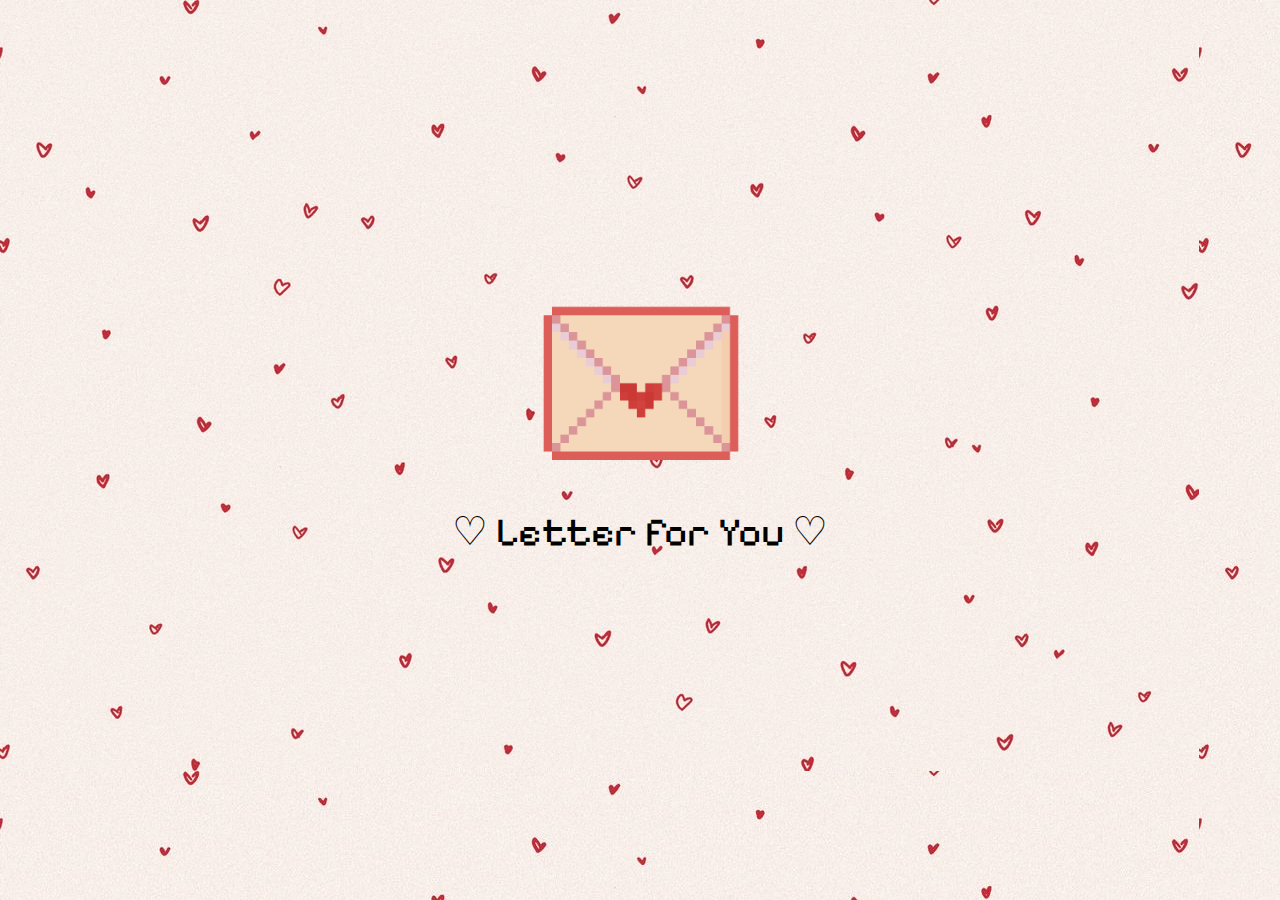
<file: index.html>
<!doctype html>
<html lang="en">
  <head>
    <meta charset="UTF-8" />
    <link rel="stylesheet" href="style.css" />
    <title>Valentine Letter</title>
    <meta name="viewport" content="width=device-width, initial-scale=1.0" />

    <link rel="preconnect" href="https://fonts.googleapis.com" />
    <link rel="preconnect" href="https://fonts.gstatic.com" crossorigin />
    <link
      href="https://fonts.googleapis.com/css2?family=Aldrich&family=Pixelify+Sans:wght@400..700&display=swap"
      rel="stylesheet"
    />
    <title>Document</title>
  </head>
  <body>
    <!-- Envelope Screen -->
    <div id="envelope-container">
      <img src="envelope.png" alt="Envelope" id="envelope" />
      <p>♡ Letter for You ♡</p>
    </div>

    <!-- Letter Screen -->
    <div id="letter-container">
      <div class="letter-window">
        <h1 id="letter-title">Will you be my Valentine?</h1>

        <img src="cat_heart.gif" class="cat" id="letter-cat" />

        <div class="buttons" id="letter-buttons">
          <img src="yes.png" class="btn yes-btn" alt="Yes" />

          <div class="no-wrapper">
            <img src="no.png" class="btn no-btn" alt="No" />
          </div>
        </div>

        <p id="final-text" class="final-text" style="display: none">
          <strong>Valentine Date:</strong> Let's grab coffee some day
        </p>
      </div>
    </div>
    <script src="script.js"></script>
  </body>
</html>
</file>
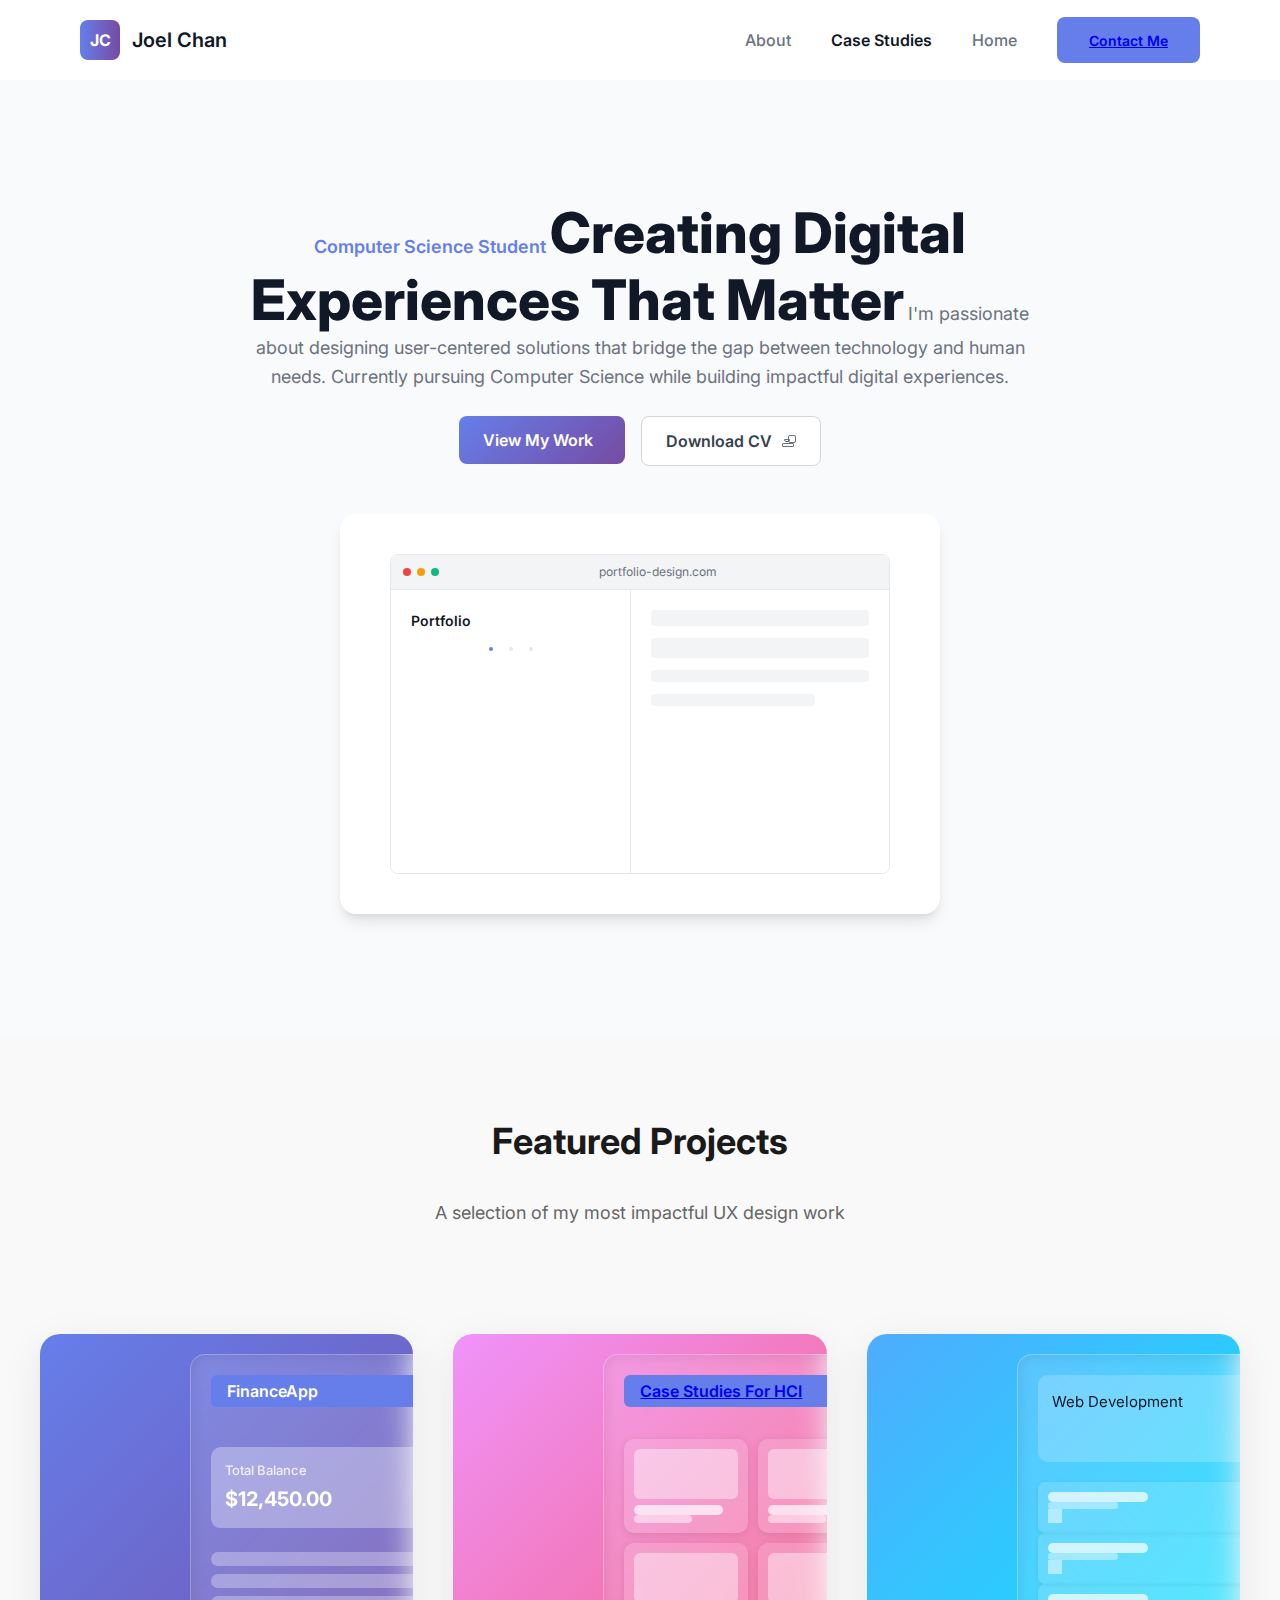
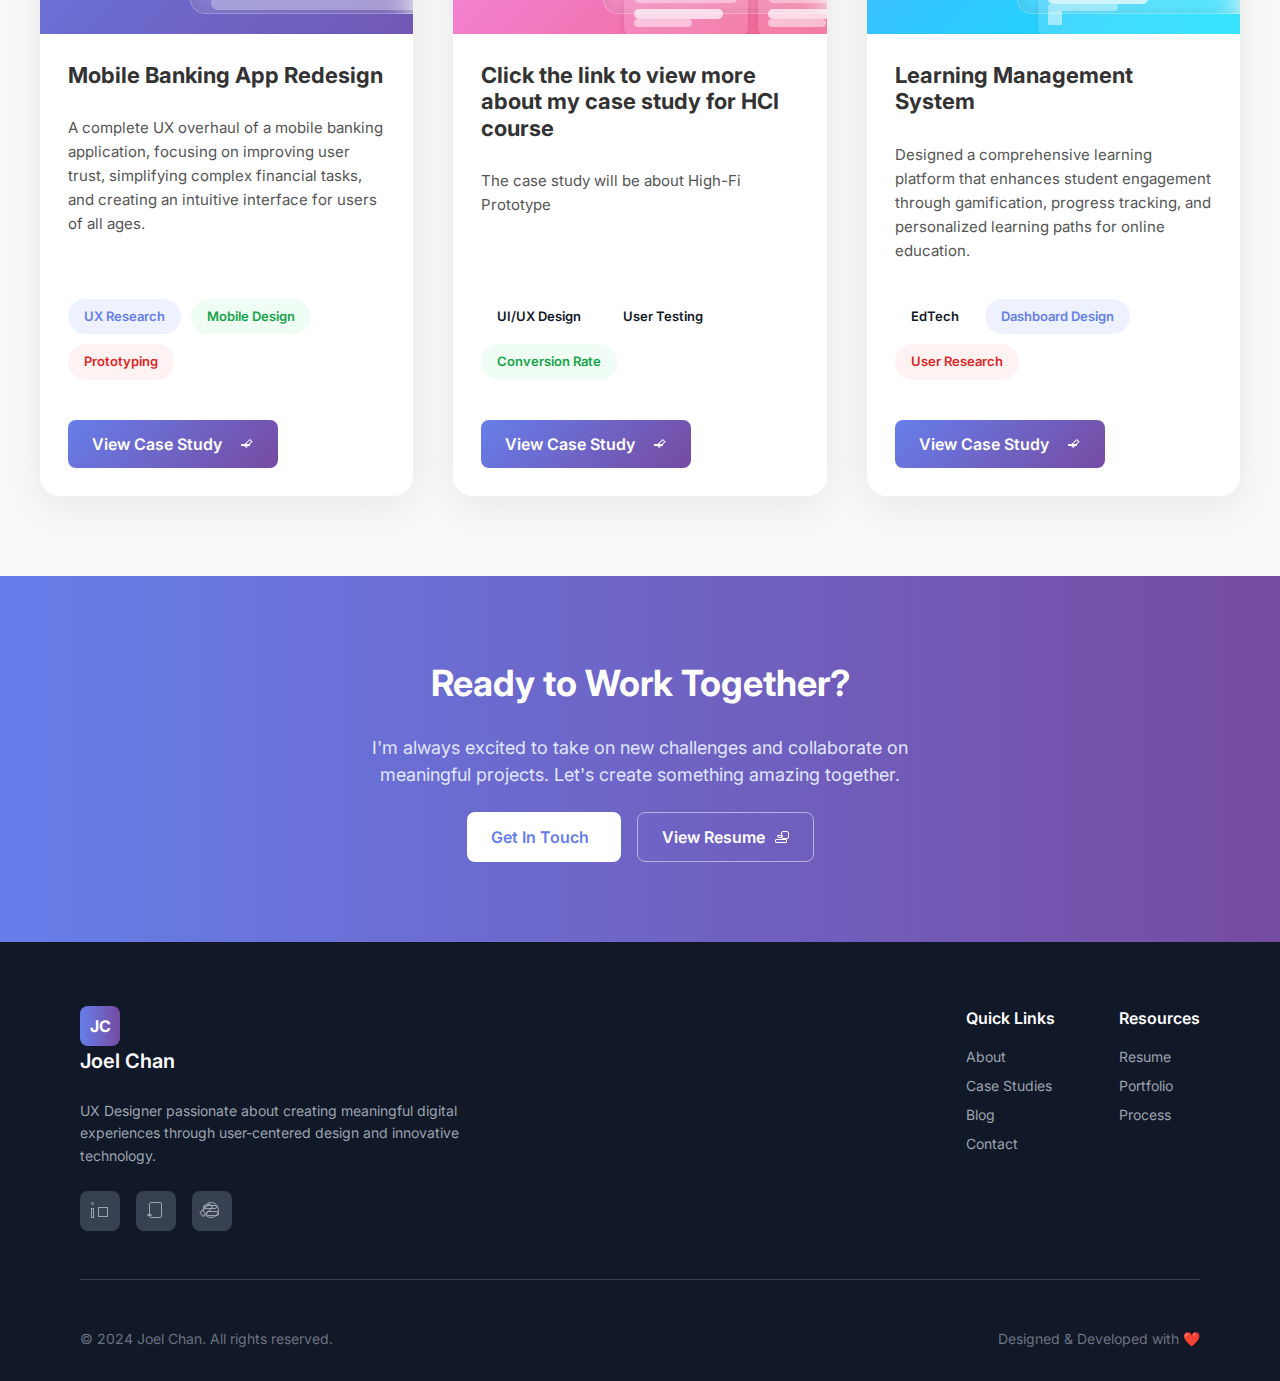
<file: casestudy.html>
<!DOCTYPE html>
<html lang="en">
<head>
    <meta charset="UTF-8">
    <meta name="viewport" content="width=device-width, initial-scale=1.0">
    <link href="https://fonts.googleapis.com/css?family=Inter&display=swap" rel="stylesheet" />
    <link href="./css/main.css" rel="stylesheet" />
    <title>Joel Chan - UX Designer</title>
    <style>
        /* Base styles for the section */
        .featured-projects-section {
            padding: 80px 20px; /* More vertical padding */
            background-color: #f9f9f9; /* Light background for the section */
        }

        .section-header {
            text-align: center;
            margin-bottom: 60px; /* More space below header */
        }

        .section-title {
            font-size: 36px;
            font-weight: 700;
            color: #1a1a1a;
            margin-bottom: 15px; /* Space between title and description */
            display: block;
        }

        .section-description {
            font-size: 18px;
            color: #666;
            max-width: 600px;
            margin: 0 auto;
        }

        /* Project Grid */
        .projects-grid {
            display: grid;
            grid-template-columns: repeat(auto-fit, minmax(320px, 1fr)); /* Adjusted minmax for better flexibility */
            gap: 40px; /* Increased gap between cards */
            max-width: 1200px;
            margin: 0 auto;
            padding: 0; /* Remove horizontal padding here, handled by section */
        }

        /* Project Card */
        .project-card {
            background: #ffffff;
            border-radius: 20px;
            overflow: hidden;
            box-shadow: 0 10px 40px rgba(0, 0, 0, 0.08); /* Softer, slightly larger shadow */
            transition: transform 0.3s ease, box-shadow 0.3s ease;
            display: flex; /* Flex container for mockup and details */
            flex-direction: column; /* Stack mockup on top of details */
        }

        .project-card:hover {
            transform: translateY(-10px); /* More pronounced lift */
            box-shadow: 0 20px 60px rgba(0, 0, 0, 0.15); /* Stronger shadow on hover */
        }

        /* Project Mockup - The 'device' container */
        .project-mockup {
            height: 300px; /* Fixed height for consistency */
            position: relative;
            overflow: hidden;
            display: flex;
            align-items: center;
            justify-content: center;
            padding: 20px; /* Padding for the inner 'screen' to breathe */
            box-sizing: border-box; /* Include padding in height */
        }

        /* Mockup Backgrounds (unique per project) */
        .project-card:nth-child(1) .project-mockup { background: linear-gradient(135deg, #667eea 0%, #764ba2 100%); }
        .project-card:nth-child(2) .project-mockup { background: linear-gradient(135deg, #f093fb 0%, #f5576c 100%); }
        .project-card:nth-child(3) .project-mockup { background: linear-gradient(135deg, #4facfe 0%, #00f2fe 100%); }

        /* The actual "screen" content within the mockup */
        .mockup-content {
            background: rgba(255, 255, 255, 0.15); /* Slightly transparent white overlay for screen effect */
            border-radius: 15px; /* Rounded corners for the screen */
            padding: 20px;
            width: 90%; /* Content takes 90% width of its container */
            height: 100%; /* Content takes 100% height of its container */
            max-width: 300px; /* Max width of the content area inside the mockup */
            box-sizing: border-box;
            display: flex;
            flex-direction: column;
            box-shadow: inset 0 0 15px rgba(0,0,0,0.1); /* Inner shadow for depth */
            backdrop-filter: blur(15px); /* Stronger blur for glassmorphism */
            border: 1px solid rgba(255, 255, 255, 0.2); /* Subtle border for screen definition */
        }

        /* Specific Mobile Banking App Mockup styles */
        .app-header {
            display: flex;
            justify-content: space-between;
            align-items: center;
            margin-bottom: 20px;
            color: white; /* Ensure header elements are visible */
        }
        .app-title {
            font-weight: 600;
            font-size: 16px; /* Slightly smaller for mockup scale */
        }
        .app-icon .icon-bar {
            background: rgba(255, 255, 255, 0.9);
        }
        .balance-card {
            background: rgba(255, 255, 255, 0.2);
            border-radius: 10px; /* Slightly smaller radius */
            padding: 14px; /* Reduced padding */
            backdrop-filter: blur(8px); /* Less blur for smaller elements */
            margin-bottom: 12px;
        }
        .balance-label {
            font-size: 13px;
        }
        .balance-amount {
            font-size: 20px; /* Adjusted size */
        }
        .transaction-placeholders .transaction-item {
            height: 14px;
            background: rgba(255, 255, 255, 0.3);
            border-radius: 7px;
        }

        /* E-commerce specific mockup */
        .ecommerce-mockup {
            display: grid;
            grid-template-columns: 1fr 1fr;
            gap: 10px; /* Reduced gap */
            flex: 1; /* Allow it to grow */
        }
        .product-card {
            background: rgba(255, 255, 255, 0.15); /* Match mockup content background */
            border-radius: 10px;
            padding: 10px;
            display: flex;
            flex-direction: column;
            gap: 6px;
            box-shadow: 0 2px 8px rgba(0,0,0,0.1); /* Subtle shadow for product cards */
        }
        .product-image {
            height: 50px; /* Reduced height */
            background: rgba(255, 255, 255, 0.4);
            border-radius: 6px;
        }
        .product-title {
            height: 10px;
            background: rgba(255, 255, 255, 0.7);
            border-radius: 5px;
            width: 85%;
        }
        .product-price {
            height: 8px;
            background: rgba(255, 255, 255, 0.5);
            border-radius: 4px;
            width: 55%;
        }

        /* Learning Management System mockup */
        .lms-mockup {
            display: flex;
            flex-direction: column;
            gap: 10px; /* Reduced gap */
            flex: 1; /* Allow it to grow */
        }
        .course-header {
            background: rgba(255, 255, 255, 0.2);
            border-radius: 10px;
            padding: 14px;
            margin-bottom: 8px;
        }
        .course-title {
            font-size: 15px;
        }
        .progress-indicator {
            width: 35px; /* Smaller indicator */
            height: 35px;
            border-width: 2px;
        }
        .progress-indicator::after {
            font-size: 9px;
        }
        .course-modules {
            gap: 6px;
        }
        .module-item {
            background: rgba(255, 255, 255, 0.15);
            border-radius: 7px;
            padding: 10px;
            box-shadow: 0 1px 5px rgba(0,0,0,0.08); /* Subtle shadow for module items */
        }
        .module-name {
            height: 10px;
            background: rgba(255, 255, 255, 0.7);
            border-radius: 5px;
            width: 100px;
        }
        .module-duration {
            height: 7px;
            background: rgba(255, 255, 255, 0.4);
            border-radius: 3px;
            width: 70px;
        }
        .module-status {
            width: 14px;
            height: 14px;
            background: rgba(255, 255, 255, 0.5);
        }

        /* Project Details (Text content below mockup) */
        .project-details {
            padding: 28px;
            display: flex;
            flex-direction: column;
            flex-grow: 1; /* Allows details section to take remaining space */
            justify-content: space-between; /* Pushes button to bottom if content varies */
        }
        .project-name {
            font-size: 22px; /* Slightly larger heading for impact */
            font-weight: 700; /* Bolder */
            color: #333;
            margin-bottom: 12px;
        }
        .project-description {
            color: #555;
            line-height: 1.6;
            margin-bottom: 20px;
            font-size: 15px;
            flex-grow: 1; /* Allows description to grow and push tags/button down */
        }
        .project-tags {
            display: flex;
            flex-wrap: wrap;
            gap: 10px; /* Slightly increased gap for tags */
            margin-top: auto; /* Pushes tags to the bottom of flexible space */
            margin-bottom: 24px;
        }
        .tag {
            padding: 8px 16px; /* Larger padding for tags */
            border-radius: 25px; /* More rounded */
            font-size: 13px; /* Slightly larger font */
            font-weight: 600; /* Bolder tags */
        }

        /* Button styles (already good, just for context) */
        .primary-button {
            background: linear-gradient(135deg, #667eea 0%, #764ba2 100%);
            color: white;
            display: inline-flex; /* Ensure it respects content width */
            align-self: flex-start; /* Align button to the start within flex column */
        }
        .primary-button:hover {
            transform: translateY(-3px);
            box-shadow: 0 10px 30px rgba(102, 126, 234, 0.4);
        }
        .icon-arrow-right {
            margin-left: 8px; /* Space between text and arrow */
        }

        /* Responsive design */
        @media (max-width: 1024px) {
            .projects-grid {
                grid-template-columns: repeat(auto-fit, minmax(300px, 1fr)); /* Two columns on tablets */
                gap: 30px;
            }

            .section-title {
                font-size: 32px;
            }

            .section-description {
                font-size: 16px;
            }

            .project-mockup {
                height: 280px; /* Slightly adjust height */
            }

            .mockup-content {
                padding: 18px;
            }

            .project-details {
                padding: 24px;
            }
            .project-name {
                font-size: 20px;
            }
            .project-description {
                font-size: 14px;
            }
            .tag {
                padding: 7px 14px;
                font-size: 12px;
            }
            .button {
                padding: 10px 20px;
                font-size: 14px;
            }
        }

        @media (max-width: 768px) {
            .projects-grid {
                grid-template-columns: 1fr; /* Single column on mobile */
                gap: 24px;
            }

            .featured-projects-section {
                padding: 60px 15px; /* Reduced padding for smaller screens */
            }

            .section-header {
                margin-bottom: 40px;
            }

            .section-title {
                font-size: 28px;
            }

            .section-description {
                font-size: 15px;
            }

            .project-mockup {
                height: 250px; /* Further reduced height for mobile */
                padding: 15px;
            }

            .mockup-content {
                padding: 15px;
            }

            .app-title {
                font-size: 15px;
            }
            .balance-amount {
                font-size: 18px;
            }
            .product-image {
                height: 45px;
            }
            .course-title {
                font-size: 14px;
            }

            .project-details {
                padding: 20px;
            }
            .project-name {
                font-size: 18px;
                margin-bottom: 10px;
            }
            .project-description {
                font-size: 13px;
                margin-bottom: 16px;
            }
            .project-tags {
                gap: 8px;
                margin-bottom: 20px;
            }
            .tag {
                padding: 6px 12px;
                font-size: 11px;
            }
            .button {
                padding: 10px 18px;
                font-size: 13px;
            }
        }
    </style>
</head>
<body>
    <div class="page-container">
        <header class="header">
            <div class="header-logo">
                <div class="logo-circle">
                    <span class="logo-initials">JC</span>
                </div>
                <span class="logo-name">Joel Chan</span>
            </div>
            <nav class="header-nav">
                <a href="about.html" class="nav-link">About</a>
                <a href="casestudy.html" class="nav-link active">Case Studies</a>
                <a href="index.html" class="nav-link">Home</a>
                <div class="contact-button">
                    <span class="contact-text"><a href="contact.html">Contact Me</a></span>
                </div>
            </nav>
        </header>
        <main class="hero-section">
            <div class="hero-content">
                <div class="hero-text-container">
                    <span class="hero-subtitle">Computer Science Student</span>
                    <span class="hero-title">Creating Digital Experiences That Matter</span>
                    <span class="hero-description">I'm passionate about designing user-centered solutions that bridge the gap between technology and human needs. Currently pursuing Computer Science while building impactful digital experiences.</span>
                </div>
                <div class="hero-buttons">
                    <div class="button primary-button">
                        <span class="button-text">View My Work</span>
                    </div>
                    <div class="button secondary-button">
                        <span class="button-text">Download CV</span>
                        <div class="icon-download">
                            <div class="icon-shape"></div>
                            <div class="icon-line"></div>
                            <div class="icon-point"></div>
                        </div>
                    </div>
                </div>
            </div>
            <div class="hero-image-placeholder">
                <div class="browser-mockup">
                    <div class="browser-header">
                        <div class="browser-dots">
                            <div class="dot red"></div>
                            <div class="dot yellow"></div>
                            <div class="dot green"></div>
                        </div>
                        <span class="browser-url">portfolio-design.com</span>
                    </div>
                    <div class="browser-content">
                        <div class="browser-sidebar">
                            <span class="sidebar-title">Portfolio</span>
                            <div class="pagination-dots">
                                <div class="pagination-dot active"></div>
                                <div class="pagination-dot"></div>
                                <div class="pagination-dot"></div>
                            </div>
                        </div>
                        <div class="browser-main-content">
                            <div class="content-rect rect-lg"></div>
                            <div class="content-rect rect-md"></div>
                            <div class="content-rect rect-sm"></div>
                            <div class="content-rect rect-xs"></div>
                        </div>
                    </div>
                </div>
            </div>
        </main>
        <section class="featured-projects-section">
            <div class="section-header">
                <span class="section-title">Featured Projects</span>
                <span class="section-description">A selection of my most impactful UX design work</span>
            </div>
            <div class="projects-grid">
                <div class="project-card">
                    <div class="project-mockup">
                        <div class="mockup-content">
                            <div class="app-header">
                                <span class="app-title">FinanceApp</span>
                                <div class="app-icon">
                                    <div class="icon-bar bar-1"></div>
                                    <div class="icon-bar bar-2"></div>
                                    <div class="icon-bar bar-3"></div>
                                </div>
                            </div>
                            <div class="app-main-display">
                                <div class="balance-card">
                                    <span class="balance-label">Total Balance</span>
                                    <span class="balance-amount">$12,450.00</span>
                                </div>
                                <div class="transaction-placeholders">
                                    <div class="transaction-item item-1"></div>
                                    <div class="transaction-item item-2"></div>
                                    <div class="transaction-item item-3"></div>
                                </div>
                            </div>
                        </div>
                    </div>
                    <div class="project-details">
                        <span class="project-name">Mobile Banking App Redesign</span>
                        <span class="project-description">A complete UX overhaul of a mobile banking application, focusing on improving user trust, simplifying complex financial tasks, and creating an intuitive interface for users of all ages.</span>
                        <div class="project-tags">
                            <div class="tag blue">
                                <span class="tag-text">UX Research</span>
                            </div>
                            <div class="tag green">
                                <span class="tag-text">Mobile Design</span>
                            </div>
                            <div class="tag red">
                                <span class="tag-text">Prototyping</span>
                            </div>
                        </div>
                        <div class="button primary-button">
                            <span class="button-text">View Case Study</span>
                            <div class="icon-arrow-right">
                                <div class="arrow-line"></div>
                                <div class="arrow-point"></div>
                            </div>
                        </div>
                    </div>
                </div>
                <div class="project-card">
                    <div class="project-mockup">
                        <div class="mockup-content">
                            <div class="app-header">
                                <span class="app-title"><a href="extracase.html">Case Studies For HCI</a></span>
                                <div class="app-icon">
                                    <div class="icon-bar bar-1"></div>
                                    <div class="icon-bar bar-2"></div>
                                    <div class="icon-bar bar-3"></div>
                                </div>
                            </div>
                            <div class="ecommerce-mockup">
                                <div class="product-card">
                                    <div class="product-image"></div>
                                    <div class="product-info">
                                        <div class="product-title"></div>
                                        <div class="product-price"></div>
                                    </div>
                                </div>
                                <div class="product-card">
                                    <div class="product-image"></div>
                                    <div class="product-info">
                                        <div class="product-title"></div>
                                        <div class="product-price"></div>
                                    </div>
                                </div>
                                <div class="product-card">
                                    <div class="product-image"></div>
                                    <div class="product-info">
                                        <div class="product-title"></div>
                                        <div class="product-price"></div>
                                    </div>
                                </div>
                                <div class="product-card">
                                    <div class="product-image"></div>
                                    <div class="product-info">
                                        <div class="product-title"></div>
                                        <div class="product-price"></div>
                                    </div>
                                </div>
                            </div>
                        </div>
                    </div>
                    <div class="project-details">
                        <span class="project-name">Click the link to view more about my case study for HCI course</span>
                        <span class="project-description">The case study will be about High-Fi Prototype</span>
                        <div class="project-tags">
                            <div class="tag orange">
                                <span class="tag-text">UI/UX Design</span>
                            </div>
                            <div class="tag purple">
                                <span class="tag-text">User Testing</span>
                            </div>
                            <div class="tag green">
                                <span class="tag-text">Conversion Rate</span>
                            </div>
                        </div>
                        <div class="button primary-button">
                            <span class="button-text">View Case Study</span>
                            <div class="icon-arrow-right">
                                <div class="arrow-line"></div>
                                <div class="arrow-point"></div>
                            </div>
                        </div>
                    </div>
                </div>
                <div class="project-card">
                    <div class="project-mockup">
                        <div class="mockup-content">
                            <div class="course-header">
                                <span class="course-title">Web Development</span>
                                <div class="progress-indicator"></div>
                            </div>
                            <div class="lms-mockup">
                                <div class="course-modules">
                                    <div class="module-item">
                                        <div class="module-info">
                                            <div class="module-name"></div>
                                            <div class="module-duration"></div>
                                        </div>
                                        <div class="module-status"></div>
                                    </div>
                                    <div class="module-item">
                                        <div class="module-info">
                                            <div class="module-name"></div>
                                            <div class="module-duration"></div>
                                        </div>
                                        <div class="module-status"></div>
                                    </div>
                                    <div class="module-item">
                                        <div class="module-info">
                                            <div class="module-name"></div>
                                            <div class="module-duration"></div>
                                        </div>
                                        <div class="module-status"></div>
                                    </div>
                                </div>
                            </div>
                        </div>
                    </div>
                    <div class="project-details">
                        <span class="project-name">Learning Management System</span>
                        <span class="project-description">Designed a comprehensive learning platform that enhances student engagement through gamification, progress tracking, and personalized learning paths for online education.</span>
                        <div class="project-tags">
                            <div class="tag teal">
                                <span class="tag-text">EdTech</span>
                            </div>
                            <div class="tag blue">
                                <span class="tag-text">Dashboard Design</span>
                            </div>
                            <div class="tag red">
                                <span class="tag-text">User Research</span>
                            </div>
                        </div>
                        <div class="button primary-button">
                            <span class="button-text">View Case Study</span>
                            <div class="icon-arrow-right">
                                <div class="arrow-line"></div>
                                <div class="arrow-point"></div>
                            </div>
                        </div>
                    </div>
                </div>
            </div>
        </section>
        <section class="cta-section">
            <div class="cta-content">
                <span class="cta-title">Ready to Work Together?</span>
                <span class="cta-description">I'm always excited to take on new challenges and collaborate on meaningful projects. Let's create something amazing together.</span>
                <div class="cta-buttons">
                    <div class="button white-button">
                        <span class="button-text">Get In Touch</span>
                    </div>
                    <div class="button border-button">
                        <span class="button-text">View Resume</span>
                        <div class="icon-download white-icon">
                            <div class="icon-shape"></div>
                            <div class="icon-line"></div>
                            <div class="icon-point"></div>
                        </div>
                    </div>
                </div>
            </div>
        </section>
        <footer class="footer">
            <div class="footer-content">
                <div class="footer-about">
                    <div class="footer-logo">
                        <div class="logo-circle dark">
                            <span class="logo-initials">JC</span>
                        </div>
                        <span class="logo-name white">Joel Chan</span>
                    </div>
                    <span class="footer-description">UX Designer passionate about creating meaningful digital experiences through user-centered design and innovative technology.</span>
                    <div class="social-links">
                        <div class="social-icon-box">
                            <div class="social-icon icon-linkedin">
                                <div class="icon-sq-brdr"></div>
                                <div class="icon-vert-bar"></div>
                                <div class="icon-circle-sm"></div>
                            </div>
                        </div>
                        <div class="social-icon-box">
                            <div class="social-icon icon-github">
                                <div class="icon-body"></div>
                                <div class="icon-head"></div>
                            </div>
                        </div>
                        <div class="social-icon-box">
                            <div class="social-icon icon-dribbble">
                                <div class="icon-circle-lg"></div>
                                <div class="icon-arc-wide"></div>
                                <div class="icon-arc-narrow"></div>
                                <div class="icon-line-diag"></div>
                            </div>
                        </div>
                    </div>
                </div>
                <div class="footer-links-group">
                    <div class="footer-links">
                        <span class="links-title">Quick Links</span>
                        <div class="link-list">
                            <a href="#" class="footer-link">About</a>
                            <a href="#" class="footer-link">Case Studies</a>
                            <a href="#" class="footer-link">Blog</a>
                            <a href="#" class="footer-link">Contact</a>
                        </div>
                    </div>
                    <div class="footer-links">
                        <span class="links-title">Resources</span>
                        <div class="link-list">
                            <a href="#" class="footer-link">Resume</a>
                            <a href="#" class="footer-link">Portfolio</a>
                            <a href="#" class="footer-link">Process</a>
                        </div>
                    </div>
                </div>
            </div>
            <div class="footer-divider"></div>
            <div class="footer-bottom-text">
                <span class="copyright-text">© 2024 Joel Chan. All rights reserved.</span>
                <span class="design-credit">Designed & Developed with ❤️</span>
            </div>
        </footer>
    </div>
</body>
</html>
</file>
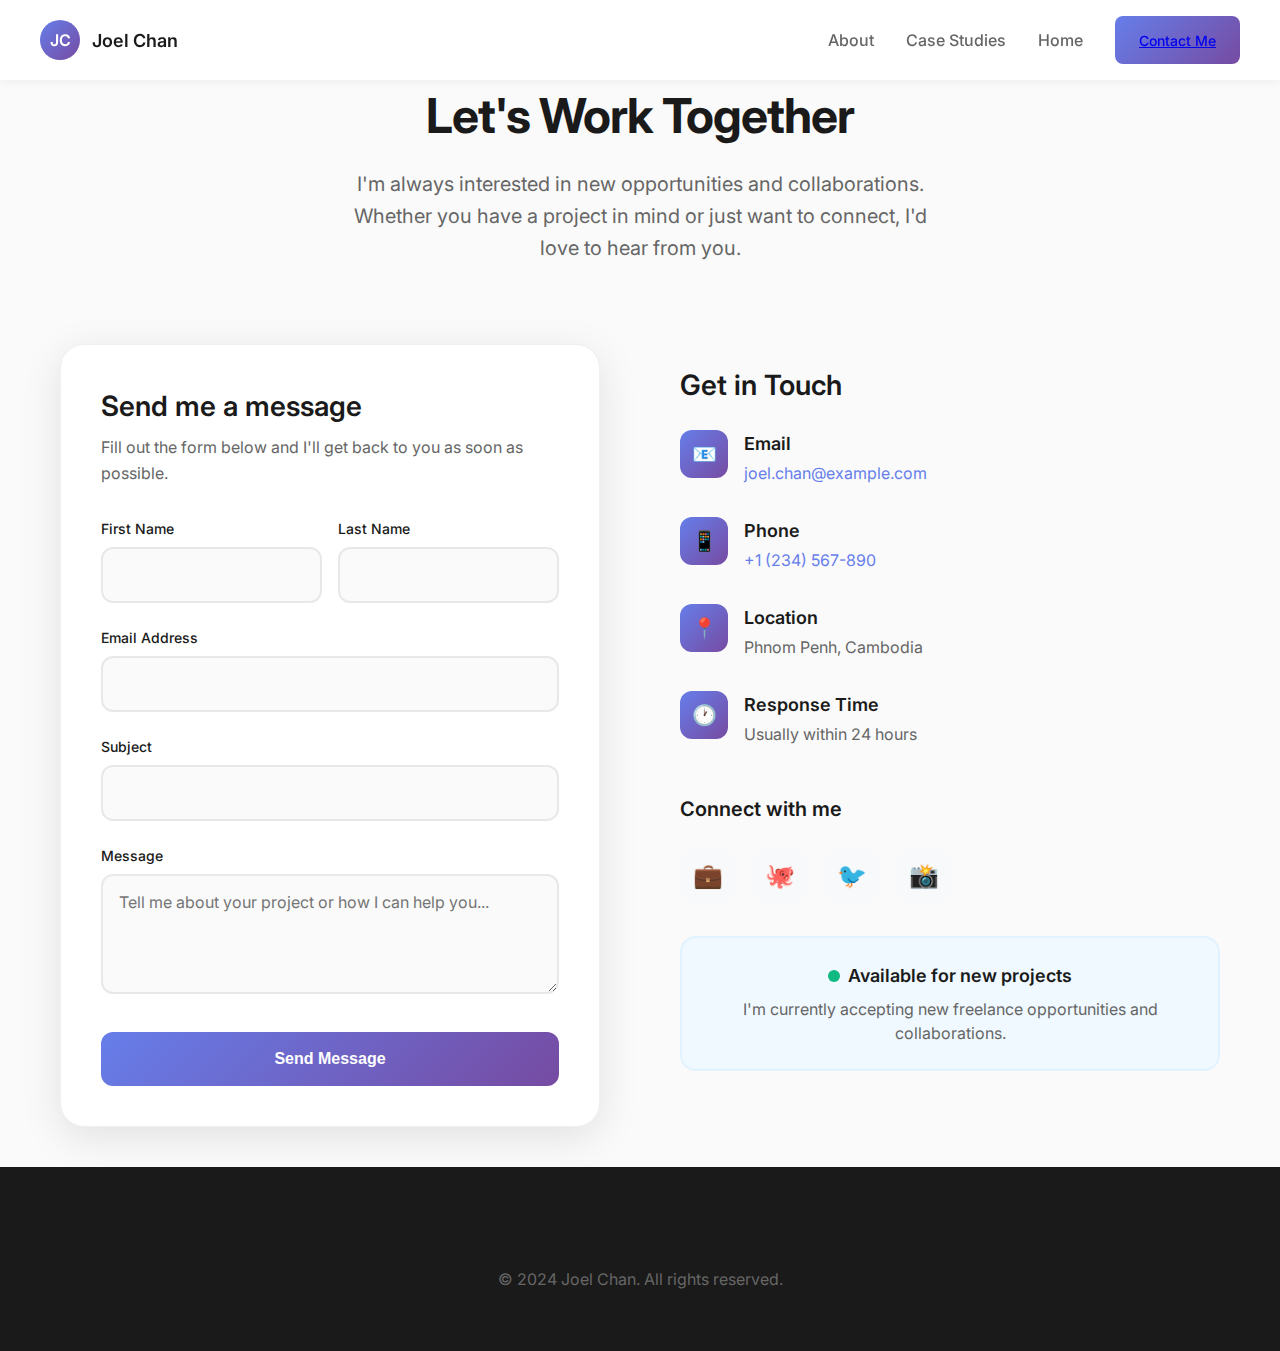
<file: contact.html>
<!DOCTYPE html>
<html lang="en">
<head>
    <meta charset="UTF-8">
    <meta name="viewport" content="width=device-width, initial-scale=1.0">
    <link href="https://fonts.googleapis.com/css?family=Inter:300,400,500,600,700&display=swap" rel="stylesheet" />
    <link href="./css/main.css" rel="stylesheet" />
    <title>Joel Chan - Contact Me</title>
    <style>
        /* Contact Page Styles */
        .contact-page-content {
            max-width: 1200px;
            margin: 0 auto;
            padding: 80px 20px 40px;
        }

        .contact-hero {
            text-align: center;
            margin-bottom: 80px;
        }

        .contact-hero h1 {
            font-size: 48px;
            font-weight: 700;
            color: #1a1a1a;
            margin-bottom: 16px;
            letter-spacing: -0.02em;
        }

        .contact-hero p {
            font-size: 20px;
            color: #666;
            line-height: 1.6;
            max-width: 600px;
            margin: 0 auto;
        }

        .contact-main-section {
            display: grid;
            grid-template-columns: 1fr 1fr;
            gap: 80px;
            align-items: start;
        }

        /* Contact Form Styles */
        .contact-form-container {
            background: #ffffff;
            border-radius: 24px;
            padding: 40px;
            box-shadow: 0 10px 40px rgba(0, 0, 0, 0.1);
            border: 1px solid #f0f0f0;
        }

        .contact-form-container h2 {
            font-size: 28px;
            font-weight: 600;
            color: #1a1a1a;
            margin-bottom: 8px;
        }

        .contact-form-container p {
            color: #666;
            margin-bottom: 32px;
            line-height: 1.6;
        }

        .form-group {
            margin-bottom: 24px;
        }

        .form-group label {
            display: block;
            font-weight: 500;
            color: #1a1a1a;
            margin-bottom: 8px;
            font-size: 14px;
        }

        .form-group input,
        .form-group textarea {
            width: 100%;
            padding: 16px;
            border: 2px solid #e8e8e8;
            border-radius: 12px;
            font-size: 16px;
            font-family: 'Inter', sans-serif;
            transition: border-color 0.3s ease, box-shadow 0.3s ease;
            background: #fafafa;
        }

        .form-group input:focus,
        .form-group textarea:focus {
            outline: none;
            border-color: #667eea;
            box-shadow: 0 0 0 3px rgba(102, 126, 234, 0.1);
            background: #ffffff;
        }

        .form-group textarea {
            min-height: 120px;
            resize: vertical;
        }

        .form-row {
            display: grid;
            grid-template-columns: 1fr 1fr;
            gap: 16px;
        }

        .submit-btn {
            width: 100%;
            padding: 18px;
            background: linear-gradient(135deg, #667eea 0%, #764ba2 100%);
            color: white;
            border: none;
            border-radius: 12px;
            font-size: 16px;
            font-weight: 600;
            cursor: pointer;
            transition: transform 0.3s ease, box-shadow 0.3s ease;
            margin-top: 8px;
        }

        .submit-btn:hover {
            transform: translateY(-2px);
            box-shadow: 0 8px 25px rgba(102, 126, 234, 0.3);
        }

        .submit-btn:active {
            transform: translateY(0);
        }

        /* Contact Info Styles */
        .contact-info-container {
            padding: 20px 0;
        }

        .contact-info-container h2 {
            font-size: 28px;
            font-weight: 600;
            color: #1a1a1a;
            margin-bottom: 24px;
        }

        .contact-info-grid {
            display: grid;
            gap: 32px;
            margin-bottom: 48px;
        }

        .contact-info-item {
            display: flex;
            align-items: flex-start;
            gap: 16px;
        }

        .contact-info-icon {
            width: 48px;
            height: 48px;
            background: linear-gradient(135deg, #667eea 0%, #764ba2 100%);
            border-radius: 12px;
            display: flex;
            align-items: center;
            justify-content: center;
            color: white;
            font-size: 20px;
            flex-shrink: 0;
        }

        .contact-info-details h3 {
            font-size: 18px;
            font-weight: 600;
            color: #1a1a1a;
            margin-bottom: 4px;
        }

        .contact-info-details p {
            color: #666;
            line-height: 1.5;
        }

        .contact-info-details a {
            color: #667eea;
            text-decoration: none;
            transition: color 0.3s ease;
        }

        .contact-info-details a:hover {
            color: #764ba2;
        }

        /* Social Links */
        .social-section {
            margin-top: 48px;
        }

        .social-section h3 {
            font-size: 20px;
            font-weight: 600;
            color: #1a1a1a;
            margin-bottom: 24px;
        }

        .social-links-contact {
            display: flex;
            gap: 16px;
        }

        .social-link {
            width: 56px;
            height: 56px;
            background: #f8f9fa;
            border-radius: 16px;
            display: flex;
            align-items: center;
            justify-content: center;
            text-decoration: none;
            color: #666;
            font-size: 24px;
            transition: all 0.3s ease;
            border: 2px solid transparent;
        }

        .social-link:hover {
            background: #667eea;
            color: white;
            transform: translateY(-4px);
            box-shadow: 0 8px 20px rgba(102, 126, 234, 0.3);
        }

        /* Availability Status */
        .availability-status {
            background: #f0f9ff;
            border: 2px solid #e0f2fe;
            border-radius: 16px;
            padding: 24px;
            margin-top: 32px;
            text-align: center;
        }

        .status-indicator {
            width: 12px;
            height: 12px;
            background: #10b981;
            border-radius: 50%;
            display: inline-block;
            margin-right: 8px;
            animation: pulse 2s infinite;
        }

        @keyframes pulse {
            0% { opacity: 1; }
            50% { opacity: 0.5; }
            100% { opacity: 1; }
        }

        .availability-status h4 {
            font-size: 18px;
            font-weight: 600;
            color: #1a1a1a;
            margin-bottom: 8px;
        }

        .availability-status p {
            color: #666;
            margin: 0;
        }

        /* Response Message */
        .response-message {
            display: none;
            padding: 16px;
            border-radius: 12px;
            margin-top: 16px;
            font-weight: 500;
        }

        .response-message.success {
            background: #d1fae5;
            color: #065f46;
            border: 1px solid #a7f3d0;
        }

        .response-message.error {
            background: #fee2e2;
            color: #991b1b;
            border: 1px solid #fca5a5;
        }

        /* Responsive Design */
        @media (max-width: 768px) {
            .contact-hero h1 {
                font-size: 36px;
            }

            .contact-main-section {
                grid-template-columns: 1fr;
                gap: 48px;
            }

            .contact-form-container {
                padding: 32px 24px;
            }

            .form-row {
                grid-template-columns: 1fr;
            }

            .social-links-contact {
                justify-content: center;
            }
        }

        /* Header and Footer Styles (from main.css) */
        .page-container {
            min-height: 100vh;
            display: flex;
            flex-direction: column;
        }

        .header {
            display: flex;
            justify-content: space-between;
            align-items: center;
            padding: 20px 40px;
            background: white;
            position: fixed;
            top: 0;
            left: 0;
            right: 0;
            z-index: 1000;
            box-shadow: 0 2px 10px rgba(0, 0, 0, 0.05);
        }

        .header-logo {
            display: flex;
            align-items: center;
            gap: 12px;
        }

        .logo-circle {
            width: 40px;
            height: 40px;
            background: linear-gradient(135deg, #667eea 0%, #764ba2 100%);
            border-radius: 50%;
            display: flex;
            align-items: center;
            justify-content: center;
        }

        .logo-initials {
            color: white;
            font-weight: 600;
            font-size: 16px;
        }

        .logo-name {
            font-weight: 600;
            color: #1a1a1a;
            font-size: 18px;
        }

        .header-nav {
            display: flex;
            align-items: center;
            gap: 32px;
        }

        .nav-link {
            color: #666;
            text-decoration: none;
            font-weight: 500;
            transition: color 0.3s ease;
        }

        .nav-link:hover,
        .nav-link.active {
            color: #1a1a1a;
        }

        .contact-button {
            background: linear-gradient(135deg, #667eea 0%, #764ba2 100%);
            color: white;
            padding: 12px 24px;
            border-radius: 8px;
            cursor: pointer;
            transition: transform 0.3s ease;
        }

        .contact-button:hover {
            transform: translateY(-2px);
        }

        .contact-text {
            font-weight: 500;
        }

        /* Footer styles would go here - copied from your existing CSS */
        .footer {
            background: #1a1a1a;
            color: white;
            padding: 60px 40px 20px;
            margin-top: auto;
        }

        body {
            font-family: 'Inter', sans-serif;
            margin: 0;
            padding: 0;
            background: #fafafa;
        }
    </style>
</head>
<body>
    <div class="page-container">
        <header class="header">
            <div class="header-logo">
                <div class="logo-circle">
                    <span class="logo-initials">JC</span>
                </div>
                <span class="logo-name">Joel Chan</span>
            </div>
            <nav class="header-nav">
                <a href="about.html" class="nav-link">About</a>
                <a href="casestudy.html" class="nav-link">Case Studies</a>
                <a href="index.html" class="nav-link">Home</a>
                <div class="contact-button">
                    <span class="contact-text"><a href="contact.html">Contact Me</a></span>
                </div>
            </nav>
        </header>

        <main class="contact-page-content">
            <div class="contact-hero">
                <h1>Let's Work Together</h1>
                <p>I'm always interested in new opportunities and collaborations. Whether you have a project in mind or just want to connect, I'd love to hear from you.</p>
            </div>

            <div class="contact-main-section">
                <div class="contact-form-container">
                    <h2>Send me a message</h2>
                    <p>Fill out the form below and I'll get back to you as soon as possible.</p>
                    
                    <form id="contactForm">
                        <div class="form-row">
                            <div class="form-group">
                                <label for="firstName">First Name</label>
                                <input type="text" id="firstName" name="firstName" required>
                            </div>
                            <div class="form-group">
                                <label for="lastName">Last Name</label>
                                <input type="text" id="lastName" name="lastName" required>
                            </div>
                        </div>
                        
                        <div class="form-group">
                            <label for="email">Email Address</label>
                            <input type="email" id="email" name="email" required>
                        </div>
                        
                        <div class="form-group">
                            <label for="subject">Subject</label>
                            <input type="text" id="subject" name="subject" required>
                        </div>
                        
                        <div class="form-group">
                            <label for="message">Message</label>
                            <textarea id="message" name="message" placeholder="Tell me about your project or how I can help you..." required></textarea>
                        </div>
                        
                        <button type="submit" class="submit-btn">Send Message</button>
                        <div id="responseMessage" class="response-message"></div>
                    </form>
                </div>

                <div class="contact-info-container">
                    <h2>Get in Touch</h2>
                    
                    <div class="contact-info-grid">
                        <div class="contact-info-item">
                            <div class="contact-info-icon">📧</div>
                            <div class="contact-info-details">
                                <h3>Email</h3>
                                <p><a href="mailto:joel.chan@example.com">joel.chan@example.com</a></p>
                            </div>
                        </div>
                        
                        <div class="contact-info-item">
                            <div class="contact-info-icon">📱</div>
                            <div class="contact-info-details">
                                <h3>Phone</h3>
                                <p><a href="tel:+1234567890">+1 (234) 567-890</a></p>
                            </div>
                        </div>
                        
                        <div class="contact-info-item">
                            <div class="contact-info-icon">📍</div>
                            <div class="contact-info-details">
                                <h3>Location</h3>
                                <p>Phnom Penh, Cambodia</p>
                            </div>
                        </div>
                        
                        <div class="contact-info-item">
                            <div class="contact-info-icon">🕐</div>
                            <div class="contact-info-details">
                                <h3>Response Time</h3>
                                <p>Usually within 24 hours</p>
                            </div>
                        </div>
                    </div>

                    <div class="social-section">
                        <h3>Connect with me</h3>
                        <div class="social-links-contact">
                            <a href="#" class="social-link" title="LinkedIn">💼</a>
                            <a href="#" class="social-link" title="GitHub">🐙</a>
                            <a href="#" class="social-link" title="Twitter">🐦</a>
                            <a href="#" class="social-link" title="Instagram">📸</a>
                        </div>
                    </div>

                    <div class="availability-status">
                        <h4><span class="status-indicator"></span>Available for new projects</h4>
                        <p>I'm currently accepting new freelance opportunities and collaborations.</p>
                    </div>
                </div>
            </div>
        </main>

        <footer class="footer">
            <div style="text-align: center; color: #666; padding: 40px 0;">
                <p>&copy; 2024 Joel Chan. All rights reserved.</p>
            </div>
        </footer>
    </div>

    <script>
        document.getElementById('contactForm').addEventListener('submit', function(e) {
            e.preventDefault();
            
            const responseMessage = document.getElementById('responseMessage');
            const submitBtn = document.querySelector('.submit-btn');
            
            // Simulate form submission
            submitBtn.textContent = 'Sending...';
            submitBtn.disabled = true;
            
            setTimeout(() => {
                responseMessage.className = 'response-message success';
                responseMessage.textContent = 'Thank you for your message! I\'ll get back to you soon.';
                responseMessage.style.display = 'block';
                
                // Reset form
                this.reset();
                submitBtn.textContent = 'Send Message';
                submitBtn.disabled = false;
                
                // Hide message after 5 seconds
                setTimeout(() => {
                    responseMessage.style.display = 'none';
                }, 5000);
            }, 1500);
        });

        // Add smooth scrolling and form validation
        document.querySelectorAll('input, textarea').forEach(input => {
            input.addEventListener('focus', function() {
                this.parentElement.style.transform = 'translateY(-2px)';
            });
            
            input.addEventListener('blur', function() {
                this.parentElement.style.transform = 'translateY(0)';
            });
        });
    </script>
</body>
</html>
</file>
<file: style.css>
body {
    margin: 0;
    height: 100vh;
    display: flex;
    justify-content: center;
    align-items: center;
    background-image: url("heart-bg.jpg");
    font-family: "Pixelify Sans", sans-serif;
}

/* Envelope Screen */
#envelope-container {
    text-align: center;
    cursor:pointer;
}

@keyframes pulse {
    0% {
        transform:scale(1);
    }
    50% {
        transform: scale(1.1);
    }
    100% {
        transform: scale(1);
    }
}

#envelope{
    width: 200px;
    animation: pulse 1.5s infinite;
    cursor: pointer;
}

#letter-container{
    display: none;
    position:fixed;
    inset: 0;
    justify-content: center;
    align-items: center;
}

.letter-window{
    width: 90vw;
    max-width: 800px;
    aspect-ratio: 3/2;
    padding: 20px 20px 0 20px;
    display: flex;
    flex-direction: column;
    justify-content: center;
    align-items: center;
    text-align: center;
    background-image: url("window.png");
    background-size: contain;
    background-repeat: no-repeat;
    background-position: center;
    border-radius: 12px;
    gap: 1px;
    padding-top: 180px;

    transform: scale(1.2);
    opacity: 0;
    transition: transform 0.6s ease, opacity 0.6s ease;
}

.letter-window.open {
    transform: scale(1);
    opacity: 1;
}

h1 {
    font-size: 30px;
    margin:0;
}

p {
    font-size: 40px;
}

/* Cat */

.cat {
    width: 250px;
    margin: 10px 0;
    transition: width 0.4s ease;
}

.letter-window.final .cat {
    width: 180px;
}

/* buttons */
.buttons {
    display: flex;
    justify-content: center;
    gap: 30px;
    position: relative;
}

.no-wrapper{
    position:relative;
}

.btn {
    width: 120px;
    cursor: pointer;
    user-select: none;
}

.yes-btn,
.no-btn {
width: 120px;
height: auto;
display: inline-block;
}

.yes-btn {
    position: relative;
    z-index: 2;
    transform-origin: center center;
    transition: transform 0.3s ease;
}

.no-btn {
    z-index: 1;
    position: relative;
    transition: transform 0.15s ease;
    cursor: default;
}

.final-text{
    font-size: 22px;
    line-height: 1.4;
    text-align: center;
    display: inline-block;
    padding: 10px 20px;
    background-color: rgba(255,240,240,0.5);
    border-radius: 12px;
}
</file>
<file: css/main.css>
/* Base Styles */
* {
    box-sizing: border-box;
    margin: 0;
    padding: 0;
}
/* Specific Styles for About Page */

/* Make sure the about page content is centered and has appropriate padding */
.about-page-content {
    width: 100%;
    padding: 80px; /* Consistent padding */
    display: flex;
    flex-direction: column;
    align-items: center;
    gap: 60px; /* Space between main sections */
    background-color: #F9FAFB; /* Light background for the page */
}

/* About Hero Section */
.about-hero-section {
    display: flex;
    flex-direction: column;
    align-items: center;
    text-align: center;
    gap: 40px;
    max-width: 900px;
}

.about-hero-details {
    display: flex;
    flex-direction: column;
    align-items: center;
    gap: 24px;
}

.about-info-group {
    display: flex;
    gap: 24px;
    flex-wrap: wrap;
    justify-content: center;
}

.about-info-item {
    background: #667EEA;
    color: #FFFFFF;
    border-radius: 6px;
    padding: 8px 16px;
    font-weight: 500;
    font-size: 16px;
}

.about-profile-image {
    width: 160px;
    height: 160px;
    background: url('https://via.placeholder.com/160') no-repeat center center / cover; /* Placeholder image */
    border-radius: 50%;
    border: 4px solid #FFFFFF;
    box-shadow: 0 4px 8px rgba(0,0,0,0.1);
    display: flex; /* For centering content inside if any */
    align-items: center;
    justify-content: center;
}

.profile-circle {
    /* If you have a specific design for the circle within the image */
}

.background-info-section {
    display: flex;
    flex-direction: column;
    gap: 16px;
    width: 100%;
    max-width: 700px;
}

.section-subtitle {
    color: #111827;
    font-weight: 600;
    font-size: 20px;
}

.background-text-placeholders {
    display: flex;
    flex-direction: column;
    gap: 8px;
    background-color: #FFFFFF;
    padding: 20px;
    border-radius: 8px;
    box-shadow: 0 2px 4px rgba(0,0,0,0.05);
}

.text-placeholder {
    width: 100%;
    height: 12px;
    background-color: #E5E7EB;
    border-radius: 4px;
}

.text-placeholder:nth-child(even) {
    width: 95%; /* Varying line lengths for realism */
}
.text-placeholder:nth-child(odd) {
    width: 98%;
}
.text-placeholder:last-child {
    width: 80%;
}


.about-page-title {
    color: #111827;
    font-weight: 800;
    font-size: 48px;
    margin-top: 20px;
}

/* Hobby Section */
.hobby-section {
    display: flex;
    flex-direction: column;
    align-items: center;
    gap: 32px;
    width: 100%;
    max-width: 900px;
}

.hobby-details {
    display: flex;
    flex-direction: column; /* Stack by default */
    align-items: center;
    gap: 32px;
    width: 100%;
    background-color: #FFFFFF;
    padding: 30px;
    border-radius: 12px;
    box-shadow: 0 5px 15px rgba(0,0,0,0.08);
}

.hobby-image-placeholder {
    width: 100%;
    max-width: 400px;
    height: 250px;
    background: #E5E7EB; /* Placeholder background */
    border-radius: 8px;
    display: flex;
    align-items: center;
    justify-content: center;
    overflow: hidden;
}

.hobby-image-content {
    width: 90%;
    height: 90%;
    background: url('https://via.placeholder.com/360x225') no-repeat center center / cover; /* Example hobby image */
    border-radius: 6px;
}

.hobby-list-placeholders {
    display: flex;
    flex-direction: column;
    gap: 10px;
    width: 100%;
    max-width: 400px; /* Limit width */
}

.hobby-list-item {
    background-color: #F3F4F6;
    height: 16px;
    border-radius: 4px;
    width: 100%;
}
.hobby-list-item:nth-child(odd) {
    width: 90%;
}
.hobby-list-item:last-child {
    width: 70%;
}

.hobby-icons-placeholder {
    display: flex;
    gap: 16px;
    flex-wrap: wrap;
    justify-content: center;
}

.hobby-icon {
    width: 48px;
    height: 48px;
    background: linear-gradient(to right, #667EEA, #764BA2);
    border-radius: 50%;
    box-shadow: 0 2px 5px rgba(0,0,0,0.1);
}

.hobby-icon-inner {
    width: 32px;
    height: 32px;
    background-color: #D1D5DB; /* Lighter gray for inner circles */
    border-radius: 50%;
    box-shadow: inset 0 1px 3px rgba(0,0,0,0.2);
}


/* Skills and Goals Section */
.skills-goals-section {
    width: 100%;
    display: flex;
    flex-wrap: wrap; /* Allow groups to wrap */
    justify-content: center;
    gap: 40px; /* Space between groups */
    padding: 60px 0;
    background-color: #FFFFFF; /* White background for this section */
    box-shadow: 0 -5px 15px rgba(0,0,0,0.03); /* Subtle shadow at the top */
}

.skill-experience-group {
    display: flex;
    flex-direction: column;
    gap: 20px;
    background-color: #F9FAFB;
    padding: 30px;
    border-radius: 12px;
    width: 100%;
    max-width: 350px; /* Max width for each card */
    box-shadow: 0 4px 8px rgba(0,0,0,0.05);
}

.group-title {
    color: #111827;
    font-weight: 700;
    font-size: 24px;
    text-align: center;
    margin-bottom: 10px;
}

.skill-list {
    display: flex;
    flex-direction: column;
    gap: 12px;
}

.skill-item {
    color: #374151;
    font-weight: 400;
    font-size: 16px;
    background: #EEF2FF; /* Light blue background for each skill */
    padding: 8px 12px;
    border-radius: 6px;
}

/* Reusing footer and header styles from main.css */
/* No specific styles needed here, as they are inherited from main.css */

/* Responsive Adjustments for About Page */
@media (min-width: 768px) {
    .hobby-details {
        flex-direction: row; /* Side-by-side on larger screens */
        justify-content: center;
        align-items: flex-start; /* Align items to the start */
    }

    .hobby-image-placeholder,
    .hobby-list-placeholders {
        width: 50%; /* Each takes half width */
        max-width: none; /* Remove max-width constraint for flex */
    }
}

@media (max-width: 1200px) {
    .about-page-content {
        padding: 60px 40px;
    }
}

@media (max-width: 860px) {
    .about-page-content {
        padding: 40px 20px;
    }

    .about-page-title {
        font-size: 38px;
    }

    .about-info-group {
        flex-direction: column; /* Stack info items */
        gap: 16px;
    }

    .skill-experience-group {
        max-width: 100%; /* Full width for cards on smaller screens */
        padding: 25px;
    }

    .skills-goals-section {
        padding: 40px 20px;
        gap: 30px;
    }
}

@media (max-width: 480px) {
    .about-page-title {
        font-size: 32px;
    }

    .section-subtitle {
        font-size: 18px;
    }

    .about-info-item {
        font-size: 14px;
        padding: 6px 12px;
    }

    .group-title {
        font-size: 20px;
    }

    .skill-item {
        font-size: 14px;
    }
}
body {
    font-family: 'Inter', sans-serif;
    font-size: 16px; /* Base font size for better scaling */
    color: #111827; /* Dark gray for general text */
    line-height: 1.5;
}

.page-container {
    width: 100%;
    overflow-x: hidden; /* Prevent horizontal scroll */
}

/* Reusable Components */
.button {
    display: flex;
    align-items: center;
    justify-content: center;
    padding: 12px 24px;
    border-radius: 8px;
    font-weight: 600;
    font-size: 16px;
    cursor: pointer;
    transition: background-color 0.3s ease, color 0.3s ease;
    text-decoration: none; /* For button-like links */
}

.primary-button {
    background: #667EEA; /* Primary brand color */
    color: #FFFFFF;
}

.primary-button:hover {
    background: #5A6BDD;
}

.secondary-button {
    background: #FFFFFF;
    color: #374151; /* Dark gray for text */
    border: 1px solid #D1D5DB; /* Light gray border */
}

.secondary-button:hover {
    background: #F3F4F6;
}

.white-button {
    background: #FFFFFF;
    color: #667EEA; /* Primary brand color */
}

.white-button:hover {
    background: #F3F4F6;
}

.border-button {
    background: transparent;
    color: #FFFFFF;
    border: 1px solid rgba(255, 255, 255, 0.5); /* Semi-transparent white border */
}

.border-button:hover {
    background: rgba(255, 255, 255, 0.1);
}

.button-text {
    margin-right: 8px; /* Space between text and icon */
}

/* Icons */
.icon-download,
.icon-arrow-right {
    width: 16px;
    height: 16px;
    position: relative;
    display: flex;
    align-items: center;
    justify-content: center;
}

.icon-download .icon-shape,
.icon-download .icon-line,
.icon-download .icon-point {
    position: absolute;
    border: 1.33px solid #6B7280; /* Default icon color */
}

.icon-download.white-icon .icon-shape,
.icon-download.white-icon .icon-line,
.icon-download.white-icon .icon-point {
    border-color: #FFFFFF; /* White icon color */
}

.icon-download .icon-shape { /* Top part of download icon */
    width: 8px;
    height: 8px;
    top: 2px;
    left: 8px;
    border-radius: 2px;
}

.icon-download .icon-line { /* Bottom part of download icon */
    width: 12px;
    height: 4px;
    top: 10px;
    left: 2px;
    border-radius: 1px;
}

.icon-download .icon-point { /* Middle point of download icon */
    width: 6px;
    height: 3px;
    top: 6px;
    left: 4px;
    border-radius: 0 0 2px 2px;
}

.icon-arrow-right .arrow-line,
.icon-arrow-right .arrow-point {
    position: absolute;
    border: 1.33px solid #FFFFFF; /* White for arrow icon */
}

.icon-arrow-right .arrow-line { /* Line of the arrow */
    width: 9px;
    top: 8px;
    left: 3px;
    transform: rotate(0deg);
}

.icon-arrow-right .arrow-point { /* Arrowhead */
    width: 4px;
    height: 9px;
    top: 3px;
    left: 8px;
    transform: rotate(45deg);
}


/* Header Section Styles */
.header {
    width: 100%;
    height: 80px;
    background: #FFFFFF;
    display: flex;
    justify-content: space-between;
    align-items: center;
    padding: 0 80px; /* Consistent padding */
    position: relative; /* Changed from absolute for better flow */
    z-index: 10; /* Ensure header is on top */
}

.header-logo {
    display: flex;
    align-items: center;
    gap: 12px;
}

.logo-circle {
    width: 40px;
    height: 40px;
    background: linear-gradient(to right, #667EEA, #764BA2);
    border-radius: 8px;
    display: flex;
    align-items: center;
    justify-content: center;
}

.logo-initials {
    color: #FFFFFF;
    font-weight: 700;
    font-size: 16px;
}

.logo-name {
    color: #111827;
    font-weight: 600;
    font-size: 20px;
}

.logo-name.white {
    color: #FFFFFF; /* For footer logo */
}

.header-nav {
    display: flex;
    align-items: center;
    gap: 40px; /* Space between nav links */
}

.nav-link {
    color: #6B7280;
    font-weight: 500;
    font-size: 16px;
    text-decoration: none;
    transition: color 0.3s ease;
}

.nav-link:hover {
    color: #111827;
}

.nav-link.active {
    color: #111827; /* Active link color */
    font-weight: 600;
}

.contact-button {
    background: #667EEA;
    border-radius: 8px;
    padding: 11px 32px;
    cursor: pointer;
    transition: background-color 0.3s ease;
}

.contact-button:hover {
    background: #5A6BDD;
}

.contact-text {
    color: #FFFFFF;
    font-weight: 600;
    font-size: 14px;
}


/* Hero Section Styles */
.hero-section {
    width: 100%;
    background: #F9FAFB;
    padding: 120px 80px;
    display: flex;
    flex-direction: column; /* Stack content vertically on small screens */
    align-items: center;
    gap: 48px; /* Space between text and image/mockup */
    text-align: center;
}

.hero-content {
    max-width: 800px;
    display: flex;
    flex-direction: column;
    align-items: center;
    gap: 24px;
}

.hero-subtitle {
    color: #667EEA;
    font-weight: 600;
    font-size: 18px;
}

.hero-title {
    color: #111827;
    font-weight: 800;
    font-size: 56px;
    line-height: 1.2;
}

.hero-description {
    color: #6B7280;
    font-weight: 400;
    font-size: 18px;
    line-height: 1.6;
}

.hero-buttons {
    display: flex;
    gap: 16px;
    flex-wrap: wrap; /* Allow buttons to wrap on smaller screens */
    justify-content: center;
}

.hero-image-placeholder {
    width: 600px;
    height: 400px;
    background: #FFFFFF;
    border-radius: 16px;
    display: flex;
    justify-content: center;
    align-items: center;
    overflow: hidden; /* For the mockup inside */
    box-shadow: 0 10px 15px -3px rgba(0,0,0,0.1), 0 4px 6px -2px rgba(0,0,0,0.05); /* Subtle shadow */
}

.browser-mockup {
    width: 500px;
    height: 320px;
    background: #FFFFFF;
    border-radius: 8px;
    overflow: hidden;
    border: 1px solid #E5E7EB; /* Light border for the mockup */
}

.browser-header {
    display: flex;
    align-items: center;
    background: #F3F4F6;
    padding: 8px 12px;
    border-top-left-radius: 8px;
    border-top-right-radius: 8px;
    border-bottom: 1px solid #E5E7EB;
}

.browser-dots {
    display: flex;
    gap: 6px;
}

.browser-dots .dot {
    width: 8px;
    height: 8px;
    border-radius: 50%;
}

.browser-dots .red { background: #EF4444; }
.browser-dots .yellow { background: #F59E0B; }
.browser-dots .green { background: #10B981; }

.browser-url {
    color: #6B7280;
    font-size: 12px;
    flex-grow: 1; /* Pushes the URL to the center */
    text-align: center;
}

.browser-content {
    display: flex;
    height: calc(100% - 32px); /* Full height minus header */
}

.browser-sidebar {
    width: 240px;
    background: #FFFFFF;
    padding: 20px;
    border-right: 1px solid #E5E7EB;
    display: flex;
    flex-direction: column;
    align-items: flex-start;
    gap: 16px;
}

.sidebar-title {
    color: #111827;
    font-weight: 600;
    font-size: 14px;
}

.pagination-dots {
    display: flex;
    gap: 16px;
    align-self: center; /* Center dots in sidebar */
}

.pagination-dot {
    width: 4px;
    height: 4px;
    border-radius: 50%;
    background: #E5E7EB;
}

.pagination-dot.active {
    background: #667EEA;
}

.browser-main-content {
    flex-grow: 1;
    background: #FFFFFF;
    padding: 20px;
    display: flex;
    flex-direction: column;
    gap: 12px;
}

.content-rect {
    background: #F3F4F6;
    border-radius: 4px;
}

.content-rect.rect-lg {
    width: 100%;
    height: 16px;
}

.content-rect.rect-md {
    width: 100%;
    height: 20px;
}

.content-rect.rect-sm {
    width: 100%;
    height: 12px;
}

.content-rect.rect-xs {
    width: 75%; /* Shorter for variation */
    height: 12px;
}


/* Featured Projects Section */
.featured-projects-section {
    width: 100%;
    background: #FFFFFF;
    padding: 120px 80px;
    display: flex;
    flex-direction: column;
    align-items: center;
    gap: 48px;
}

.section-header {
    text-align: center;
    max-width: 800px;
    display: flex;
    flex-direction: column;
    gap: 16px;
}

.section-title {
    color: #111827;
    font-weight: 700;
    font-size: 40px;
}

.section-description {
    color: #6B7280;
    font-weight: 400;
    font-size: 18px;
}

.projects-grid {
    width: 100%;
    display: flex;
    justify-content: center;
    flex-wrap: wrap; /* Allow project cards to wrap */
    gap: 48px; /* Space between project cards */
}

.project-card {
    display: flex;
    background: #F3F4F6; /* Background for the whole card */
    border-radius: 12px;
    overflow: hidden;
    max-width: 1200px; /* Max width for the row of cards */
    width: 100%; /* Take full width within its container */
    box-shadow: 0 10px 15px -3px rgba(0,0,0,0.1), 0 4px 6px -2px rgba(0,0,0,0.05); /* Subtle shadow */
}

.project-mockup {
    width: 600px; /* Fixed width for mockup side */
    display: flex;
    justify-content: center;
    align-items: center;
    padding: 40px;
}

.mockup-content {
    width: 500px;
    height: 320px;
    background: #FFFFFF;
    border-radius: 8px;
    padding: 24px;
    display: flex;
    flex-direction: column;
    gap: 12px;
    box-shadow: 0 5px 10px rgba(0,0,0,0.05);
}

.app-header {
    display: flex;
    align-items: center;
    justify-content: space-between;
    background: #667EEA;
    border-radius: 6px;
    padding: 7px 16px;
    height: 32px; /* Fixed height for app header */
}

.app-title {
    color: #FFFFFF;
    font-weight: 600;
    font-size: 14px;
}

.app-icon {
    width: 16px;
    height: 16px;
    position: relative;
}

.app-icon .icon-bar {
    position: absolute;
    width: 10px;
    border: 1.33px solid #FFFFFF;
    left: 2px;
}

.app-icon .bar-1 { top: 8px; }
.app-icon .bar-2 { top: 12px; }
.app-icon .bar-3 { top: 4px; }


.app-main-display {
    display: flex;
    flex-direction: column;
    gap: 12px;
    padding-top: 8px;
}

.balance-card {
    background: linear-gradient(to right, #667EEA, #764BA2);
    border-radius: 8px;
    padding: 16px;
    display: flex;
    flex-direction: column;
    gap: 4px;
}

.balance-label {
    color: rgba(255, 255, 255, 0.8);
    font-weight: 500;
    font-size: 12px;
}

.balance-amount {
    color: #FFFFFF;
    font-weight: 700;
    font-size: 24px;
}

.transaction-placeholders {
    display: flex;
    flex-direction: column;
    gap: 8px;
}

.transaction-item {
    background: #F3F4F6;
    border-radius: 6px;
    height: 40px;
    width: 100%;
}

.project-details {
    flex-grow: 1; /* Take remaining space */
    padding: 24px;
    display: flex;
    flex-direction: column;
    gap: 16px;
    justify-content: center;
    background: #FFFFFF; /* Ensure white background for text section */
    border-radius: 0 12px 12px 0; /* Only right corners for details */
}

.project-name {
    color: #111827;
    font-weight: 700;
    font-size: 32px;
    line-height: 1.2;
}

.project-description {
    color: #6B7280;
    font-weight: 400;
    font-size: 16px;
    line-height: 1.6;
}

.project-tags {
    display: flex;
    gap: 8px;
    flex-wrap: wrap;
}

.tag {
    border-radius: 16px;
    padding: 8px 12px;
    font-weight: 500;
    font-size: 12px;
}

.tag.blue {
    background: #EEF2FF;
    color: #667EEA;
}

.tag.green {
    background: #F0FDF4;
    color: #16A34A;
}

.tag.red {
    background: #FEF3F2;
    color: #DC2626;
}

/* Call to Action Section */
.cta-section {
    width: 100%;
    background: linear-gradient(to right, #667EEA, #764BA2);
    padding: 80px;
    display: flex;
    justify-content: center;
    text-align: center;
}

.cta-content {
    max-width: 600px;
    display: flex;
    flex-direction: column;
    align-items: center;
    gap: 24px;
}

.cta-title {
    color: #FFFFFF;
    font-weight: 700;
    font-size: 36px;
}

.cta-description {
    color: #E0E7FF;
    font-weight: 400;
    font-size: 18px;
}

.cta-buttons {
    display: flex;
    gap: 16px;
    flex-wrap: wrap;
    justify-content: center;
}

/* Footer Section */
.footer {
    width: 100%;
    background: #111827;
    padding: 64px 80px 32px; /* Bottom padding adjusted for copyright */
    display: flex;
    flex-direction: column;
    align-items: center;
    gap: 48px;
    color: #9CA3AF;
}

.footer-content {
    width: 100%;
    display: flex;
    justify-content: space-between;
    flex-wrap: wrap; /* Allow columns to wrap */
    gap: 48px; /* Space between main footer sections */
}

.footer-about {
    max-width: 400px;
    display: flex;
    flex-direction: column;
    gap: 24px;
}

.footer-description {
    font-size: 14px;
    line-height: 1.6;
}

.social-links {
    display: flex;
    gap: 16px;
}

.social-icon-box {
    width: 40px;
    height: 40px;
    background: #374151;
    border-radius: 8px;
    display: flex;
    align-items: center;
    justify-content: center;
    cursor: pointer;
    transition: background-color 0.3s ease;
}

.social-icon-box:hover {
    background: #4B5563;
}

.social-icon {
    width: 20px;
    height: 20px;
    position: relative;
}

/* LinkedIn Icon */
.icon-linkedin .icon-sq-brdr {
    position: absolute;
    width: 10px;
    height: 10px;
    border: 1.67px solid #9CA3AF;
    top: 6px;
    left: 8px;
    box-sizing: border-box;
}
.icon-linkedin .icon-vert-bar {
    position: absolute;
    width: 3px;
    height: 10px;
    border: 1.67px solid #9CA3AF;
    top: 7px;
    left: 1px;
    box-sizing: border-box;
}
.icon-linkedin .icon-circle-sm {
    position: absolute;
    width: 3px;
    height: 3px;
    border: 1.67px solid #9CA3AF;
    border-radius: 50%;
    top: 1px;
    left: 1px;
    box-sizing: border-box;
}

/* GitHub Icon */
.icon-github .icon-body {
    position: absolute;
    width: 13px;
    height: 16px;
    border: 1.67px solid #9CA3AF;
    border-radius: 2px;
    top: 1px;
    left: 3px;
    box-sizing: border-box;
}
.icon-github .icon-head {
    position: absolute;
    width: 5px;
    height: 2px;
    border: 1.67px solid #9CA3AF;
    border-radius: 1px;
    top: 13px;
    left: 1px;
    box-sizing: border-box;
}

/* Dribbble Icon */
.icon-dribbble .icon-circle-lg {
    position: absolute;
    width: 16px;
    height: 16px;
    border: 1.67px solid #9CA3AF;
    border-radius: 50%;
    top: 1px;
    left: 1px;
    box-sizing: border-box;
}
.icon-dribbble .icon-arc-wide {
    position: absolute;
    width: 14px;
    height: 4px;
    border: 1.67px solid #9CA3AF;
    border-radius: 2px;
    top: 4px;
    left: 1px;
    box-sizing: border-box;
}
.icon-dribbble .icon-arc-narrow {
    position: absolute;
    width: 13px;
    height: 5px;
    border: 1.67px solid #9CA3AF;
    border-radius: 2px;
    top: 10px;
    left: 4px;
    box-sizing: border-box;
}
.icon-dribbble .icon-line-diag {
    position: absolute;
    width: 6px;
    height: 14px;
    border: 1.67px solid #9CA3AF;
    border-radius: 1px;
    transform: rotate(45deg);
    transform-origin: top left;
    top: 2px;
    left: 7px;
    box-sizing: border-box;
}


.footer-links-group {
    display: flex;
    gap: 64px; /* Space between Quick Links and Resources */
    flex-wrap: wrap;
}

.footer-links {
    display: flex;
    flex-direction: column;
    gap: 16px;
}

.links-title {
    color: #FFFFFF;
    font-weight: 600;
    font-size: 16px;
}

.link-list {
    display: flex;
    flex-direction: column;
    gap: 8px;
}

.footer-link {
    color: #9CA3AF;
    font-weight: 400;
    font-size: 14px;
    text-decoration: none;
    transition: color 0.3s ease;
}

.footer-link:hover {
    color: #FFFFFF;
}

.footer-divider {
    width: 100%;
    height: 1px;
    background: #374151; /* Darker gray for divider */
}

.footer-bottom-text {
    width: 100%;
    display: flex;
    justify-content: space-between;
    flex-wrap: wrap; /* Allow text to wrap */
    gap: 16px; /* Space between copyright and credit on wrap */
    text-align: center; /* Center text on small screens */
}

.copyright-text,
.design-credit {
    color: #6B7280;
    font-size: 14px;
}

/* Responsive Adjustments */
@media (max-width: 1200px) {
    .header,
    .hero-section,
    .featured-projects-section,
    .cta-section,
    .footer {
        padding-left: 40px;
        padding-right: 40px;
    }

    .project-card {
        flex-direction: column; /* Stack mockup and details vertically */
        max-width: 600px; /* Limit card width */
    }

    .project-mockup {
        width: 100%; /* Take full width when stacked */
        border-radius: 12px 12px 0 0; /* Adjust border radius */
    }

    .project-details {
        border-radius: 0 0 12px 12px; /* Adjust border radius */
        width: 100%; /* Take full width when stacked */
    }
}

@media (max-width: 860px) {
    .header {
        flex-direction: column; /* Stack logo and nav vertically */
        height: auto;
        padding: 20px 40px;
        gap: 20px;
    }

    .header-nav {
        flex-wrap: wrap;
        justify-content: center;
        gap: 20px;
    }

    .nav-link {
        padding: 5px 10px;
    }

    .hero-section {
        padding: 80px 20px;
    }

    .hero-title {
        font-size: 40px;
    }

    .hero-image-placeholder {
        width: 100%; /* Full width for mockup */
        height: auto; /* Adjust height based on content */
        max-width: 500px; /* Max width for consistency */
    }

    .browser-mockup {
        width: 100%;
        height: auto;
    }

    .browser-content {
        flex-direction: column; /* Stack sidebar and main content */
        height: auto;
    }

    .browser-sidebar {
        width: 100%;
        border-right: none;
        border-bottom: 1px solid #E5E7EB; /* Add bottom border */
    }

    .featured-projects-section {
        padding: 80px 20px;
    }

    .section-title {
        font-size: 32px;
    }

    .project-card {
        padding: 0; /* Remove padding from the card itself as content now fills it */
    }

    .mockup-content {
        width: 100%; /* Mockup content takes full width */
        height: auto;
        padding: 20px;
    }

    .project-details {
        padding: 20px;
    }

    .cta-section {
        padding: 60px 20px;
    }

    .cta-title {
        font-size: 28px;
    }

    .cta-buttons {
        flex-direction: column; /* Stack CTA buttons */
        width: 100%; /* Make buttons full width */
        max-width: 300px; /* Limit width of stacked buttons */
    }

    .button {
        width: 100%;
    }

    .footer {
        padding: 40px 20px 20px;
    }

    .footer-content {
        flex-direction: column; /* Stack footer sections */
        gap: 40px;
    }

    .footer-about {
        max-width: 100%;
        align-items: center; /* Center content in about section */
        text-align: center;
    }

    .footer-links-group {
        flex-direction: column; /* Stack quick links and resources */
        gap: 32px;
        width: 100%; /* Take full width */
        align-items: center; /* Center links columns */
    }

    .footer-links {
        align-items: center; /* Center text in link columns */
    }

    .footer-bottom-text {
        flex-direction: column; /* Stack copyright and credit */
        align-items: center;
        text-align: center;
    }
}

@media (max-width: 480px) {
    body {
        font-size: 14px; /* Slightly smaller base font for very small screens */
    }

    .header {
        padding: 15px 15px;
    }

    .header-logo,
    .header-nav {
        gap: 10px;
    }

    .hero-title {
        font-size: 32px;
    }

    .hero-description {
        font-size: 16px;
    }

    .section-title {
        font-size: 28px;
    }

    .section-description {
        font-size: 16px;
    }

    .project-name {
        font-size: 24px;
    }

    .project-description {
        font-size: 14px;
    }

    .cta-title {
        font-size: 24px;
    }
}
</file>
